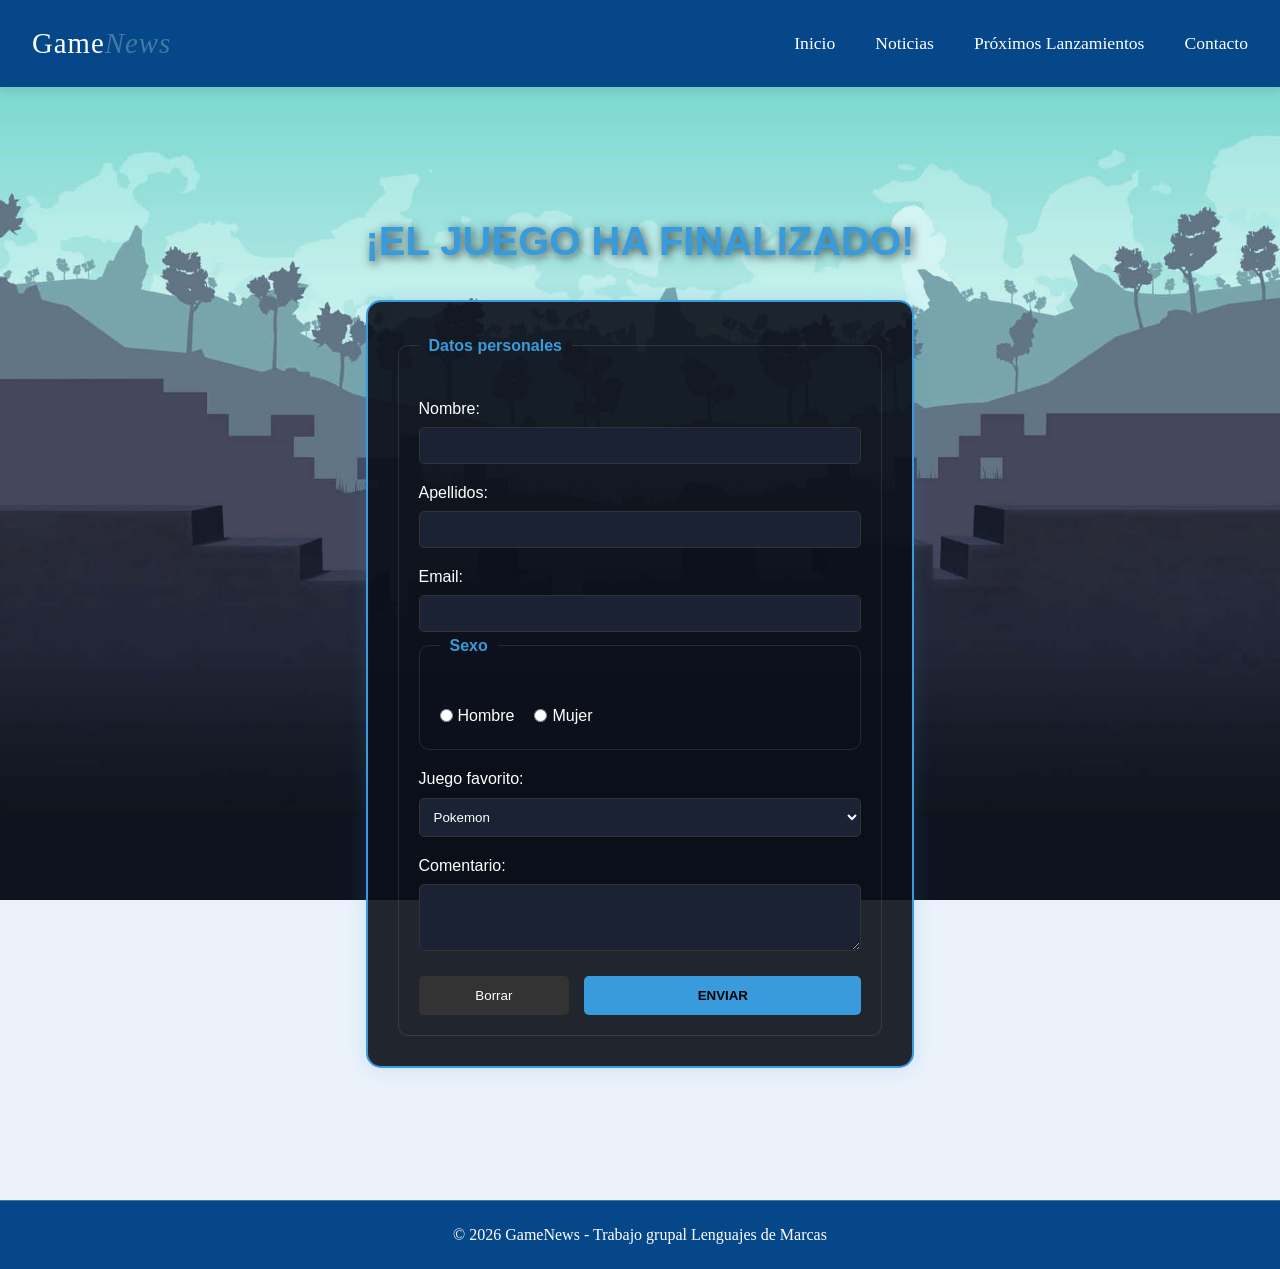
<file: html/formulario.html>
<!DOCTYPE html>
<html lang="es">
<head>
    <meta charset="UTF-8">
    <meta name="viewport" content="width=device-width, initial-scale=1.0">
    <title>Inicio - Contacto</title>
    <link rel="stylesheet" href="../css/formulario.css">
    <link rel="shortcut icon" href="../imagenes/favicon.jpg" type="image/x-icon">
</head>

<body>

<header>
    <div class="menu-principal">
        <div class="logo">
            <a href="index.html">Game<span>News</span></a>
        </div>

        <nav>
            <ul class="menu">
                <li><a class="menu-enlace" href="index.html">Inicio</a></li>
                <li><a class="menu-enlace" href="noticias.html">Noticias</a></li>
                <li><a class="menu-enlace" href="lanzamientos.html">Próximos Lanzamientos</a></li>
                <li><a class="menu-enlace" href="formulario.html">Contacto</a></li>
            </ul>
        </nav>
    </div>
</header>

<main class="main-wrapper">
    <div class="main-container">

        <h1>¡El juego ha finalizado!</h1>

        <main class="form-wrapper">
            <form action="mailto:tu-correo@ejemplo.com" method="post" enctype="text/plain">

                <fieldset class="datos-personales">
                    <legend>Datos personales</legend>

                    <label>Nombre:
                        <input type="text" name="nombre" required>
                    </label>

                    <label>Apellidos:
                        <input type="text" name="apellidos" required>
                    </label>

                    <label>Email:
                        <input type="email" name="correo" required>
                    </label>

                    <fieldset class="sexo">
                        <legend>Sexo</legend>

                        <div class="radio-group">
                            <label>
                                <input type="radio" name="genero" value="h"> Hombre
                            </label>

                            <label>
                                <input type="radio" name="genero" value="m"> Mujer
                            </label>
                        </div>

                    </fieldset>

                    <label>Juego favorito:
                        <select name="juego">
                            <option value="pokemon">Pokemon</option>
                            <option value="gta">GTA 6</option>
                            <option value="wow">World of Warcraft</option>
                        </select>
                    </label>

                    <label>Comentario:
                        <textarea name="comentario" rows="3"></textarea>
                    </label>

                    <div class="botones-container">
                        <input type="reset" value="Borrar" class="btn-borrar">
                        <input type="submit" value="Enviar" class="btn-enviar">
                    </div>

                </fieldset>

            </form>
        </main>

    </div>
</main>
<footer>
    <p>© 2026 GameNews - Trabajo grupal Lenguajes de Marcas</p>
</footer>

</body>
</html>
</file>
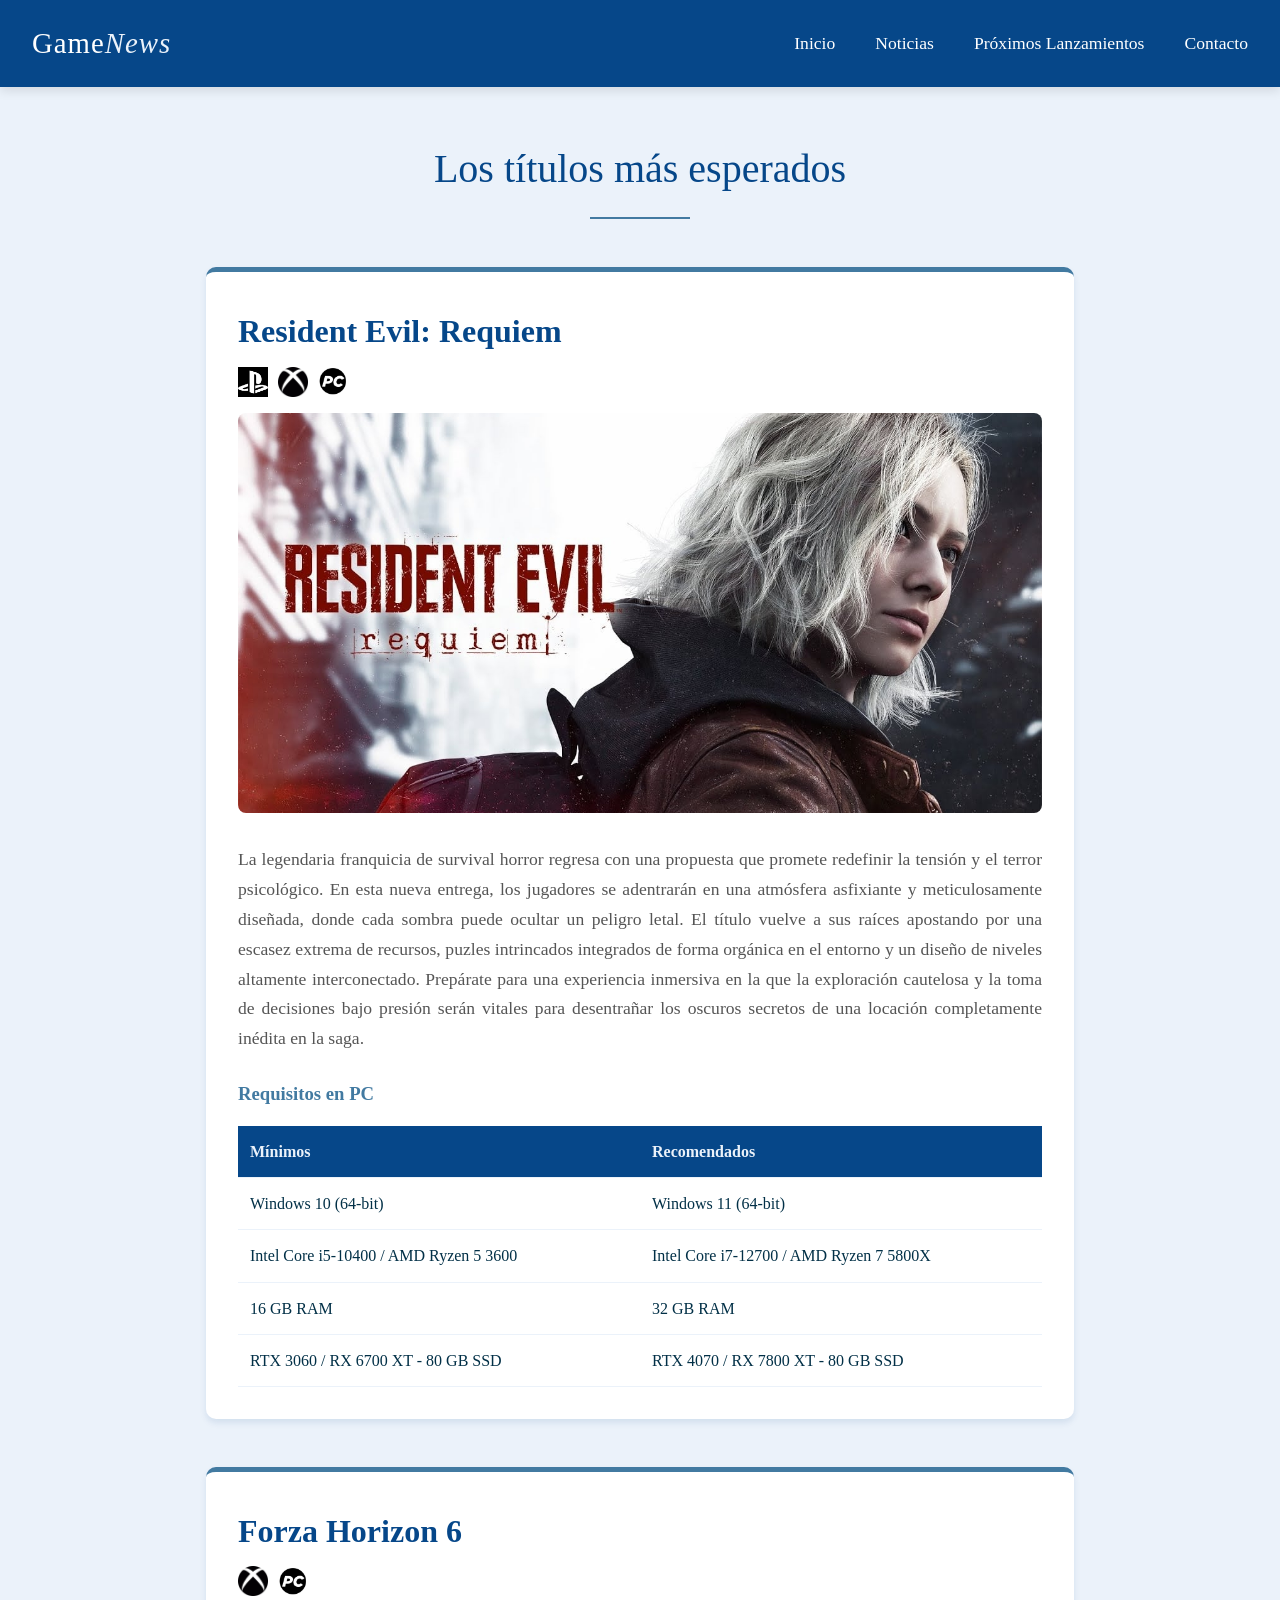
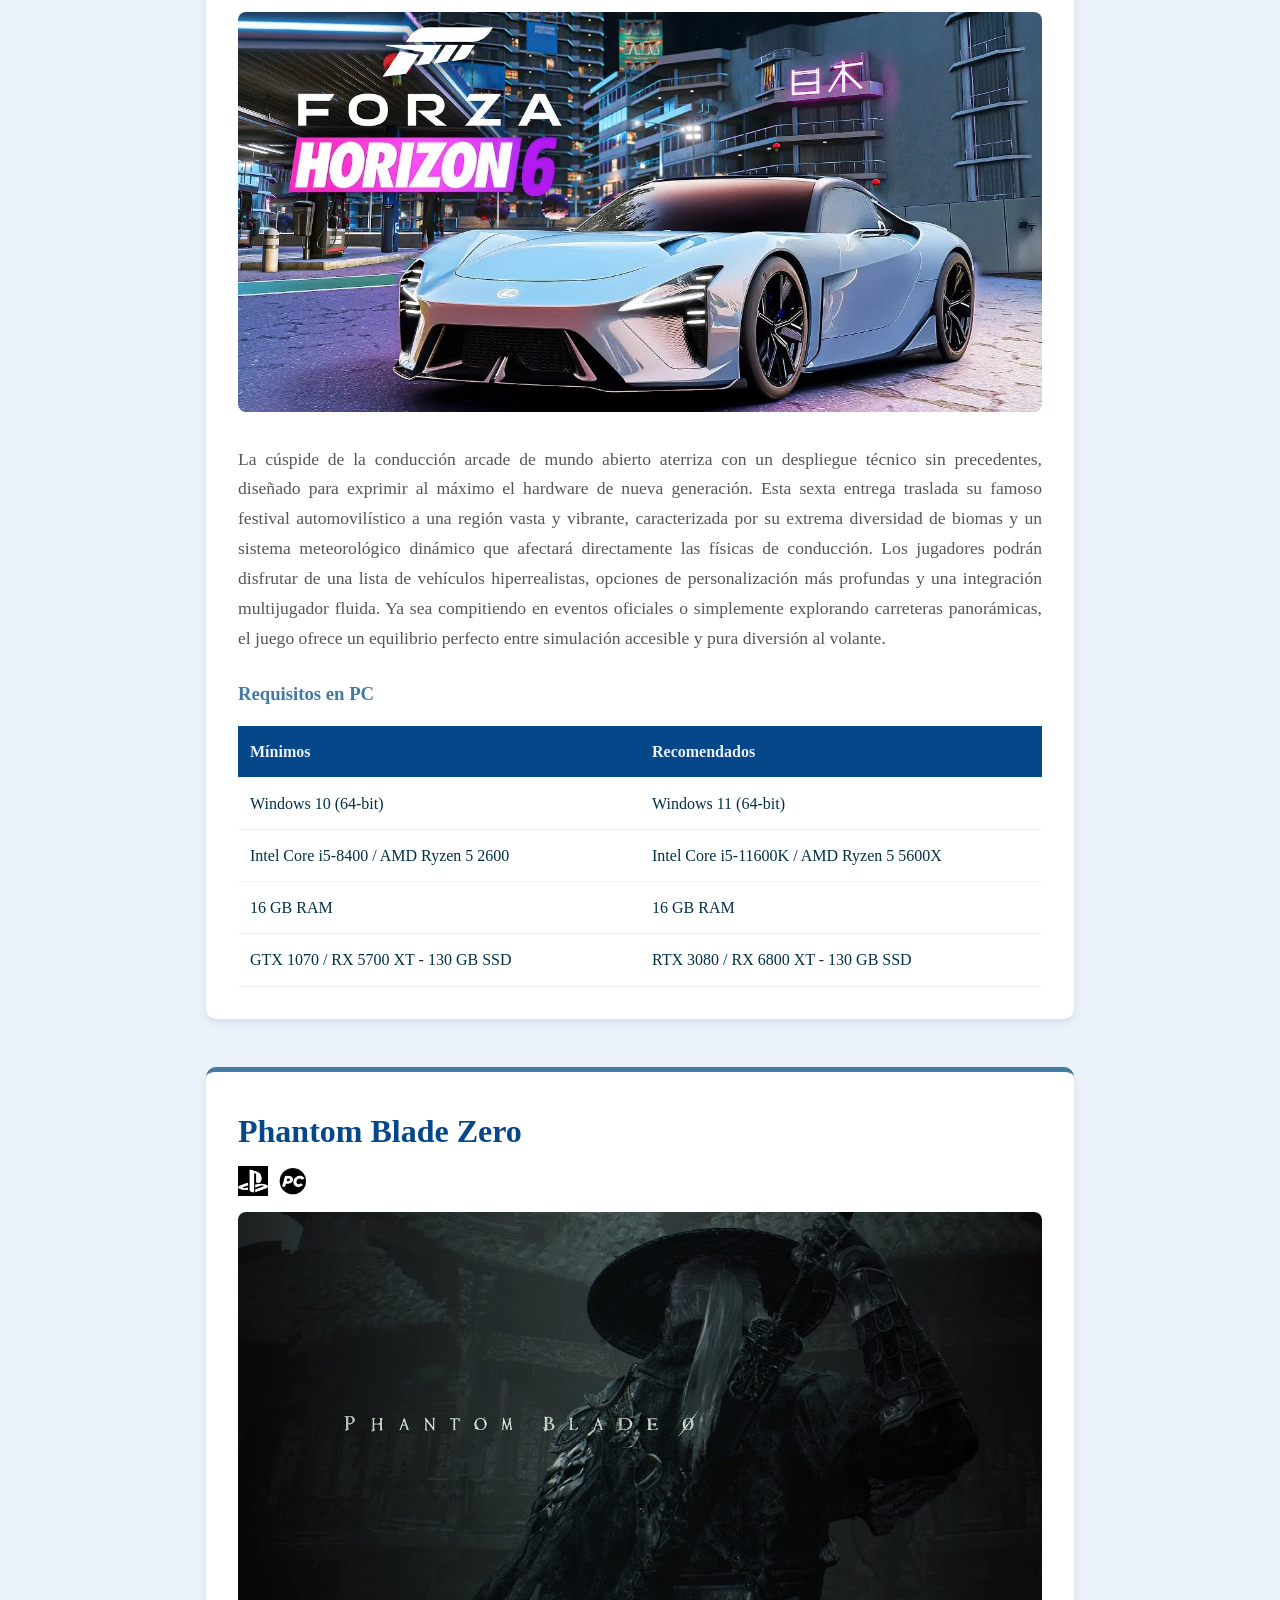
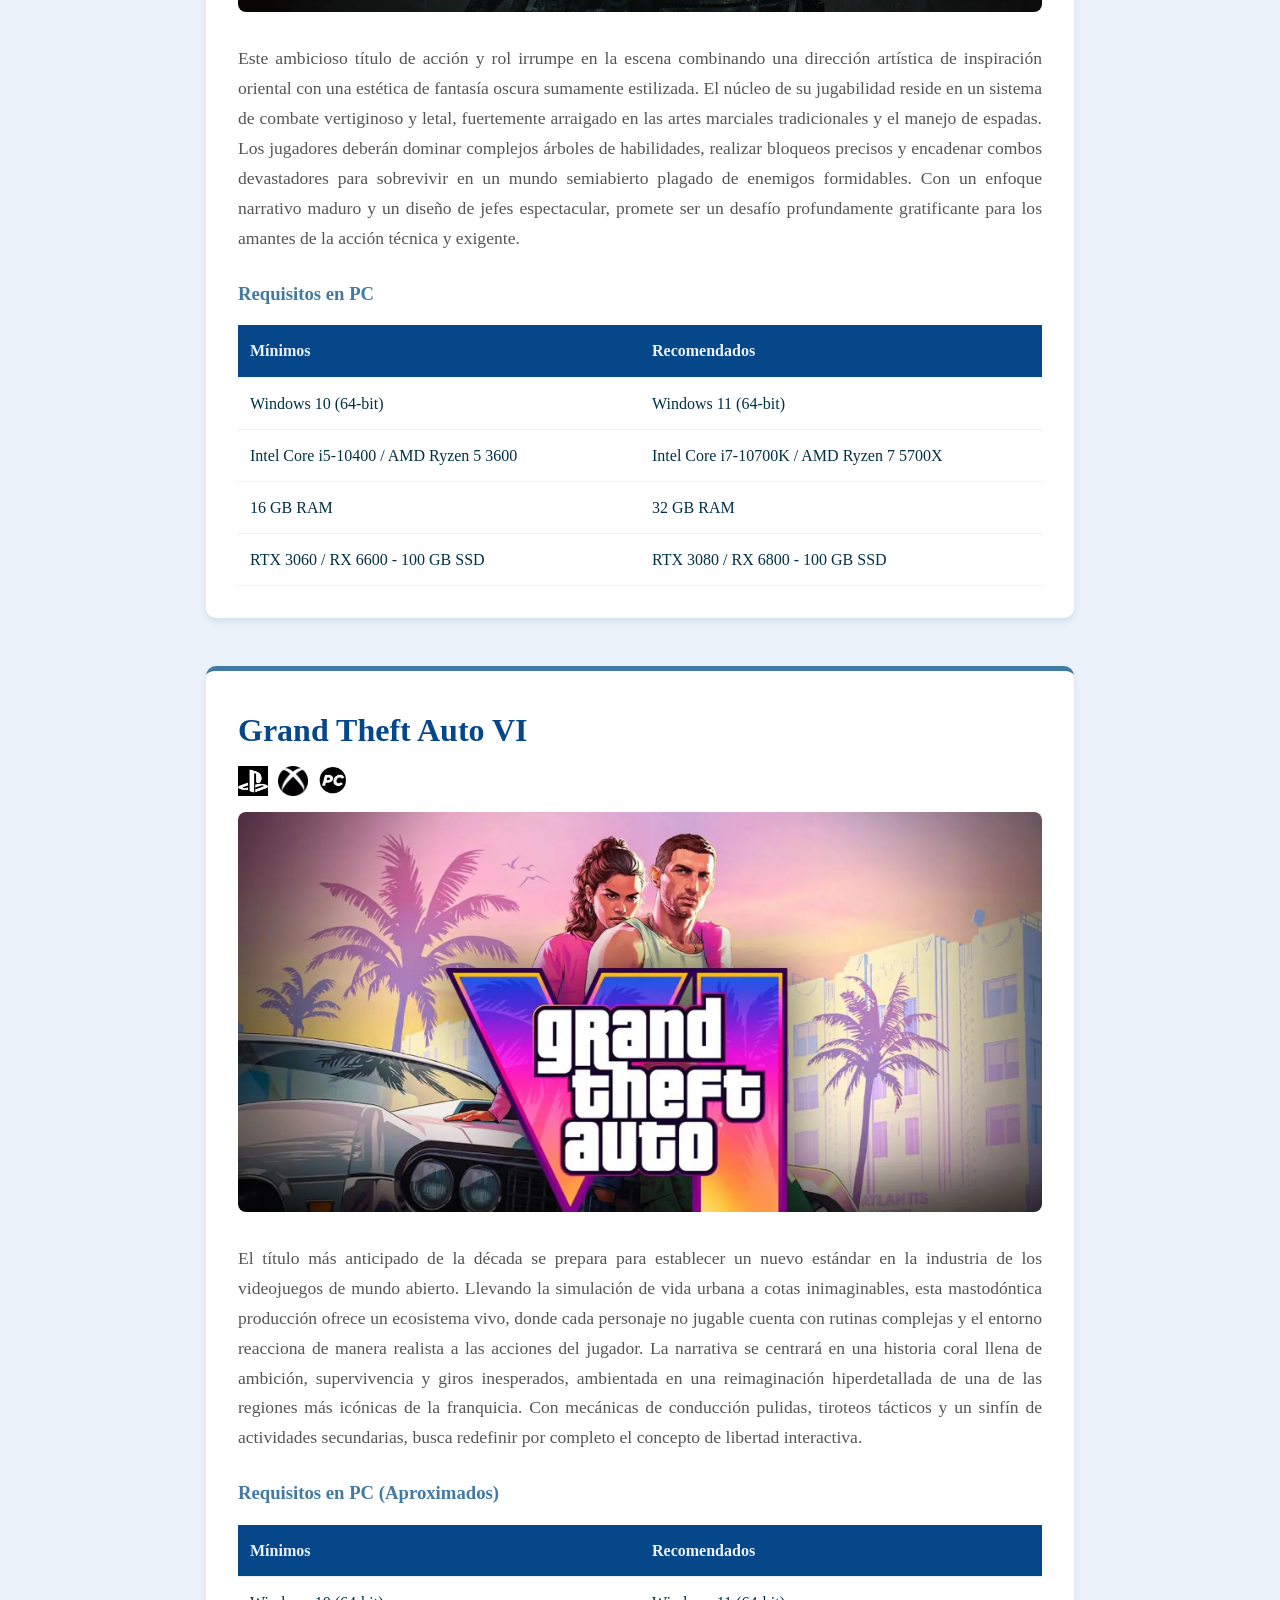
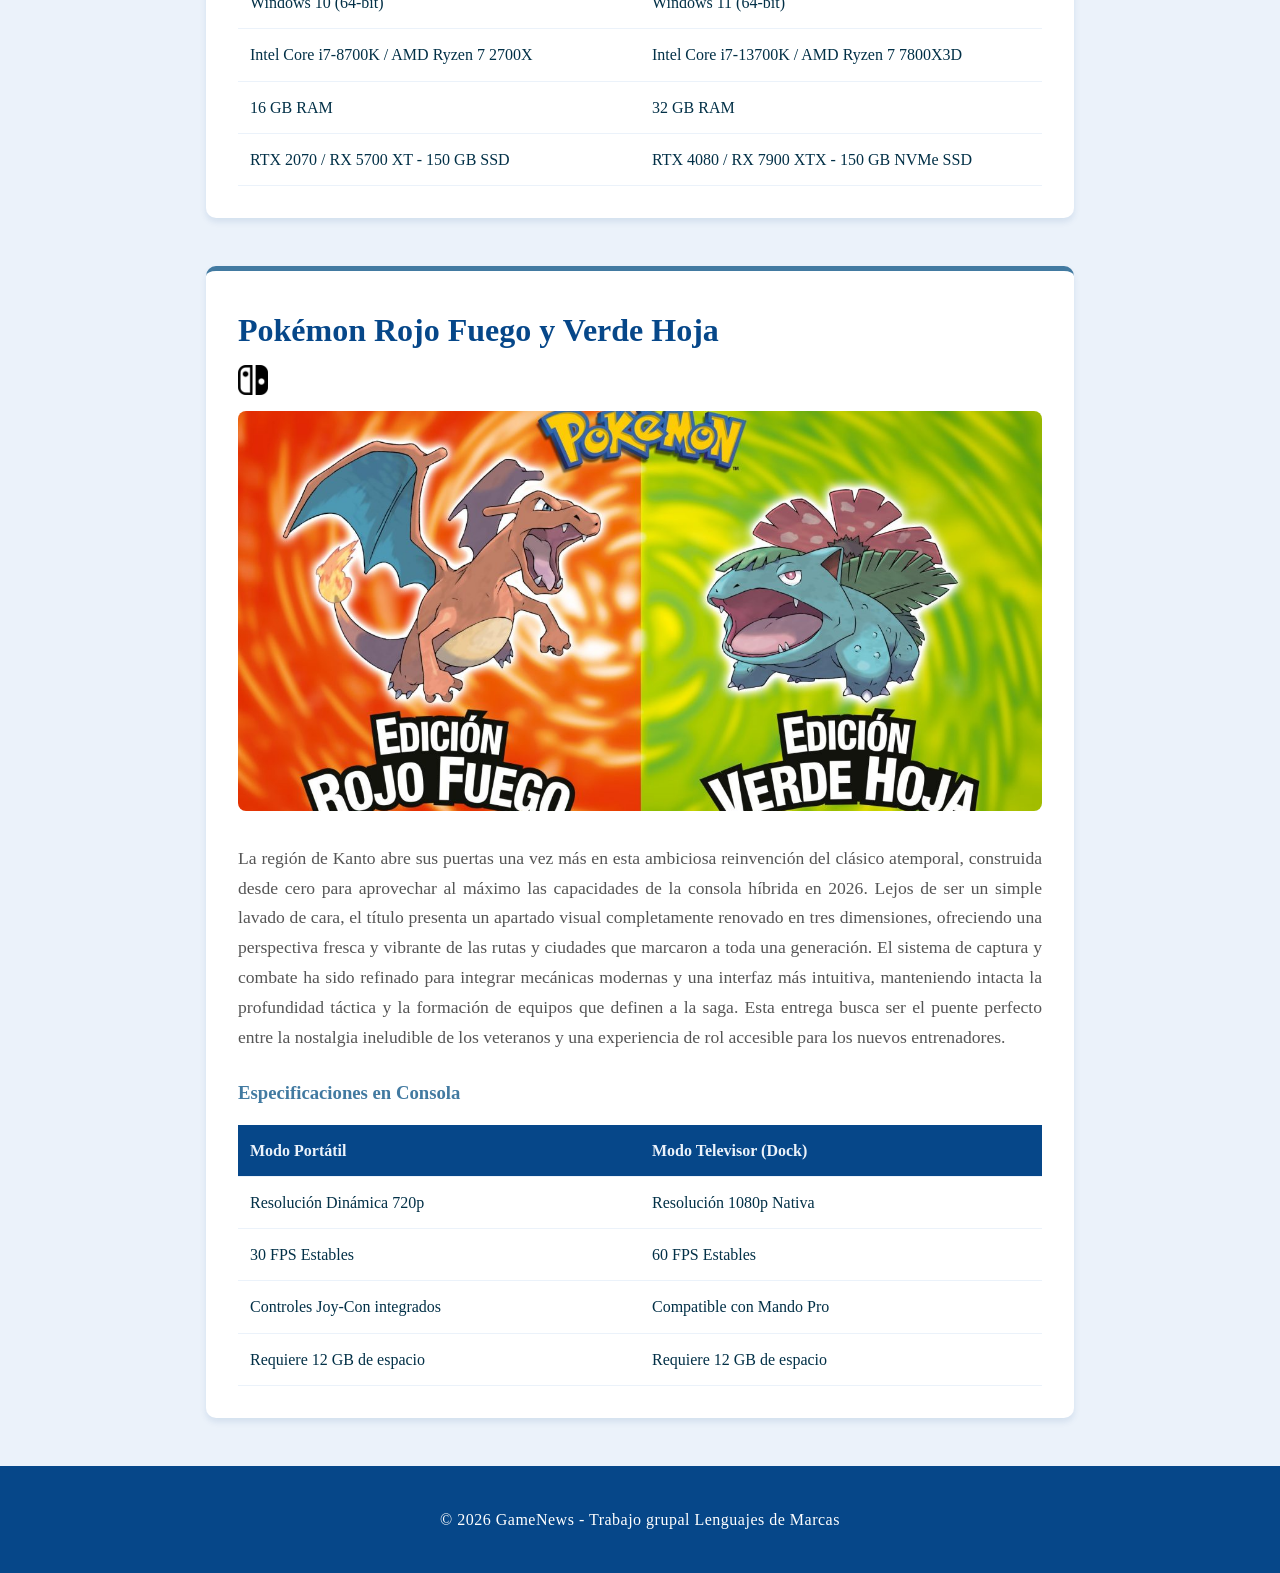
<file: html/lanzamientos.html>
<!DOCTYPE html>
<html lang="es">
<head>
    <meta charset="UTF-8">
    <meta name="viewport" content="width=device-width, initial-scale=1.0">
    <title>Inicio - Próximos Juegos</title>
    <link rel="stylesheet" href="../css/style_lanzamientos.css">
</head>
<body>

    <!-- HEADER CON MENÚ -->
    <header>
        <nav class="menu-principal">

            <div class="logo">
                <a href="index.html">Game<span>News</span></a>
            </div>

            <ul class="menu">
                <li><a href="index.html" class="menu-enlace">Inicio</a></li>
                <li><a href="noticias.html" class="menu-enlace">Noticias</a></li>
                <li><a href="lanzamientos.html" class="menu-enlace">Próximos Lanzamientos</a></li>
                <li><a href="formulario.html" class="menu-enlace">Contacto</a></li>
            </ul>
        </nav>
    </header>

    <main class="games-container">
        
        <h1>Los títulos más esperados</h1>

        <article class="game-card">
            <h2 class="game-title">Resident Evil: Requiem</h2>
            <div class="platforms">
                <img src="../imagenes/iconos/ps5.png" alt="PS5" class="icon-platform">
                <img src="../imagenes/iconos/xbox.png" alt="Xbox Series" class="icon-platform">
                <img src="../imagenes/iconos/pc.png" alt="PC" class="icon-platform">
            </div>
            <img src="../imagenes/resident-evil.jpg" alt="Resident Evil Requiem" class="img-game">
            
            <p class="game-description">
                La legendaria franquicia de survival horror regresa con una propuesta que promete redefinir la tensión y el terror psicológico. En esta nueva entrega, los jugadores se adentrarán en una atmósfera asfixiante y meticulosamente diseñada, donde cada sombra puede ocultar un peligro letal. El título vuelve a sus raíces apostando por una escasez extrema de recursos, puzles intrincados integrados de forma orgánica en el entorno y un diseño de niveles altamente interconectado. Prepárate para una experiencia inmersiva en la que la exploración cautelosa y la toma de decisiones bajo presión serán vitales para desentrañar los oscuros secretos de una locación completamente inédita en la saga.
            </p>

            <h3>Requisitos en PC</h3>
            <table class="req-table">
                <tr>
                    <th>Mínimos</th>
                    <th>Recomendados</th>
                </tr>
                <tr>
                    <td>Windows 10 (64-bit)</td>
                    <td>Windows 11 (64-bit)</td>
                </tr>
                <tr>
                    <td>Intel Core i5-10400 / AMD Ryzen 5 3600</td>
                    <td>Intel Core i7-12700 / AMD Ryzen 7 5800X</td>
                </tr>
                <tr>
                    <td>16 GB RAM</td>
                    <td>32 GB RAM</td>
                </tr>
                <tr>
                    <td>RTX 3060 / RX 6700 XT - 80 GB SSD</td>
                    <td>RTX 4070 / RX 7800 XT - 80 GB SSD</td>
                </tr>
            </table>
        </article>

        <article class="game-card">
            <h2 class="game-title">Forza Horizon 6</h2>
            <div class="platforms">
                <img src="../imagenes/iconos/xbox.png" alt="Xbox Series" class="icon-platform">
                <img src="../imagenes/iconos/pc.png" alt="PC" class="icon-platform">
            </div>
            <img src="../imagenes/forza-horizon.jpg" alt="Forza Horizon 6" class="img-game">
            
            <p class="game-description">
                La cúspide de la conducción arcade de mundo abierto aterriza con un despliegue técnico sin precedentes, diseñado para exprimir al máximo el hardware de nueva generación. Esta sexta entrega traslada su famoso festival automovilístico a una región vasta y vibrante, caracterizada por su extrema diversidad de biomas y un sistema meteorológico dinámico que afectará directamente las físicas de conducción. Los jugadores podrán disfrutar de una lista de vehículos hiperrealistas, opciones de personalización más profundas y una integración multijugador fluida. Ya sea compitiendo en eventos oficiales o simplemente explorando carreteras panorámicas, el juego ofrece un equilibrio perfecto entre simulación accesible y pura diversión al volante.
            </p>

            <h3>Requisitos en PC</h3>
            <table class="req-table">
                <tr>
                    <th>Mínimos</th>
                    <th>Recomendados</th>
                </tr>
                <tr>
                    <td>Windows 10 (64-bit)</td>
                    <td>Windows 11 (64-bit)</td>
                </tr>
                <tr>
                    <td>Intel Core i5-8400 / AMD Ryzen 5 2600</td>
                    <td>Intel Core i5-11600K / AMD Ryzen 5 5600X</td>
                </tr>
                <tr>
                    <td>16 GB RAM</td>
                    <td>16 GB RAM</td>
                </tr>
                <tr>
                    <td>GTX 1070 / RX 5700 XT - 130 GB SSD</td>
                    <td>RTX 3080 / RX 6800 XT - 130 GB SSD</td>
                </tr>
            </table>
        </article>

        <article class="game-card">
            <h2 class="game-title">Phantom Blade Zero</h2>
            <div class="platforms">
                <img src="../imagenes/iconos/ps5.png" alt="PS5" class="icon-platform">
                <img src="../imagenes/iconos/pc.png" alt="PC" class="icon-platform">
            </div>
            <img src="../imagenes/phantom-blade.jpg" alt="Phantom Blade Zero" class="img-game">
            
            <p class="game-description">
                Este ambicioso título de acción y rol irrumpe en la escena combinando una dirección artística de inspiración oriental con una estética de fantasía oscura sumamente estilizada. El núcleo de su jugabilidad reside en un sistema de combate vertiginoso y letal, fuertemente arraigado en las artes marciales tradicionales y el manejo de espadas. Los jugadores deberán dominar complejos árboles de habilidades, realizar bloqueos precisos y encadenar combos devastadores para sobrevivir en un mundo semiabierto plagado de enemigos formidables. Con un enfoque narrativo maduro y un diseño de jefes espectacular, promete ser un desafío profundamente gratificante para los amantes de la acción técnica y exigente.
            </p>

            <h3>Requisitos en PC</h3>
            <table class="req-table">
                <tr>
                    <th>Mínimos</th>
                    <th>Recomendados</th>
                </tr>
                <tr>
                    <td>Windows 10 (64-bit)</td>
                    <td>Windows 11 (64-bit)</td>
                </tr>
                <tr>
                    <td>Intel Core i5-10400 / AMD Ryzen 5 3600</td>
                    <td>Intel Core i7-10700K / AMD Ryzen 7 5700X</td>
                </tr>
                <tr>
                    <td>16 GB RAM</td>
                    <td>32 GB RAM</td>
                </tr>
                <tr>
                    <td>RTX 3060 / RX 6600 - 100 GB SSD</td>
                    <td>RTX 3080 / RX 6800 - 100 GB SSD</td>
                </tr>
            </table>
        </article>

        <article class="game-card">
            <h2 class="game-title">Grand Theft Auto VI</h2>
            <div class="platforms">
                <img src="../imagenes/iconos/ps5.png" alt="PS5" class="icon-platform">
                <img src="../imagenes/iconos/xbox.png" alt="Xbox Series" class="icon-platform">
                <img src="../imagenes/iconos/pc.png" alt="PC" class="icon-platform">
            </div>
            <img src="../imagenes/gta6.jpg" alt="Grand Theft Auto 6" class="img-game">
            
            <p class="game-description">
                El título más anticipado de la década se prepara para establecer un nuevo estándar en la industria de los videojuegos de mundo abierto. Llevando la simulación de vida urbana a cotas inimaginables, esta mastodóntica producción ofrece un ecosistema vivo, donde cada personaje no jugable cuenta con rutinas complejas y el entorno reacciona de manera realista a las acciones del jugador. La narrativa se centrará en una historia coral llena de ambición, supervivencia y giros inesperados, ambientada en una reimaginación hiperdetallada de una de las regiones más icónicas de la franquicia. Con mecánicas de conducción pulidas, tiroteos tácticos y un sinfín de actividades secundarias, busca redefinir por completo el concepto de libertad interactiva.
            </p>

            <h3>Requisitos en PC (Aproximados)</h3>
            <table class="req-table">
                <tr>
                    <th>Mínimos</th>
                    <th>Recomendados</th>
                </tr>
                <tr>
                    <td>Windows 10 (64-bit)</td>
                    <td>Windows 11 (64-bit)</td>
                </tr>
                <tr>
                    <td>Intel Core i7-8700K / AMD Ryzen 7 2700X</td>
                    <td>Intel Core i7-13700K / AMD Ryzen 7 7800X3D</td>
                </tr>
                <tr>
                    <td>16 GB RAM</td>
                    <td>32 GB RAM</td>
                </tr>
                <tr>
                    <td>RTX 2070 / RX 5700 XT - 150 GB SSD</td>
                    <td>RTX 4080 / RX 7900 XTX - 150 GB NVMe SSD</td>
                </tr>
            </table>
        </article>

        <article class="game-card">
            <h2 class="game-title">Pokémon Rojo Fuego y Verde Hoja</h2>
            <div class="platforms">
                <img src="../imagenes/iconos/switch.png" alt="Nintendo Switch" class="icon-platform">
            </div>
            <img src="../imagenes/pokemon.jpg" alt="Pokemon Rojo Fuego y Verde Hoja" class="img-game">
            
            <p class="game-description">
                La región de Kanto abre sus puertas una vez más en esta ambiciosa reinvención del clásico atemporal, construida desde cero para aprovechar al máximo las capacidades de la consola híbrida en 2026. Lejos de ser un simple lavado de cara, el título presenta un apartado visual completamente renovado en tres dimensiones, ofreciendo una perspectiva fresca y vibrante de las rutas y ciudades que marcaron a toda una generación. El sistema de captura y combate ha sido refinado para integrar mecánicas modernas y una interfaz más intuitiva, manteniendo intacta la profundidad táctica y la formación de equipos que definen a la saga. Esta entrega busca ser el puente perfecto entre la nostalgia ineludible de los veteranos y una experiencia de rol accesible para los nuevos entrenadores.
            </p>

            <h3>Especificaciones en Consola</h3>
            <table class="req-table">
                <tr>
                    <th>Modo Portátil</th>
                    <th>Modo Televisor (Dock)</th>
                </tr>
                <tr>
                    <td>Resolución Dinámica 720p</td>
                    <td>Resolución 1080p Nativa</td>
                </tr>
                <tr>
                    <td>30 FPS Estables</td>
                    <td>60 FPS Estables</td>
                </tr>
                <tr>
                    <td>Controles Joy-Con integrados</td>
                    <td>Compatible con Mando Pro</td>
                </tr>
                <tr>
                    <td>Requiere 12 GB de espacio</td>
                    <td>Requiere 12 GB de espacio</td>
                </tr>
            </table>
        </article>
    </main>

    <!-- FOOTER -->
    <footer>
        <p>© 2026 GameNews - Trabajo grupal Lenguajes de Marcas</p>
    </footer>
</body>
</html>
</file>
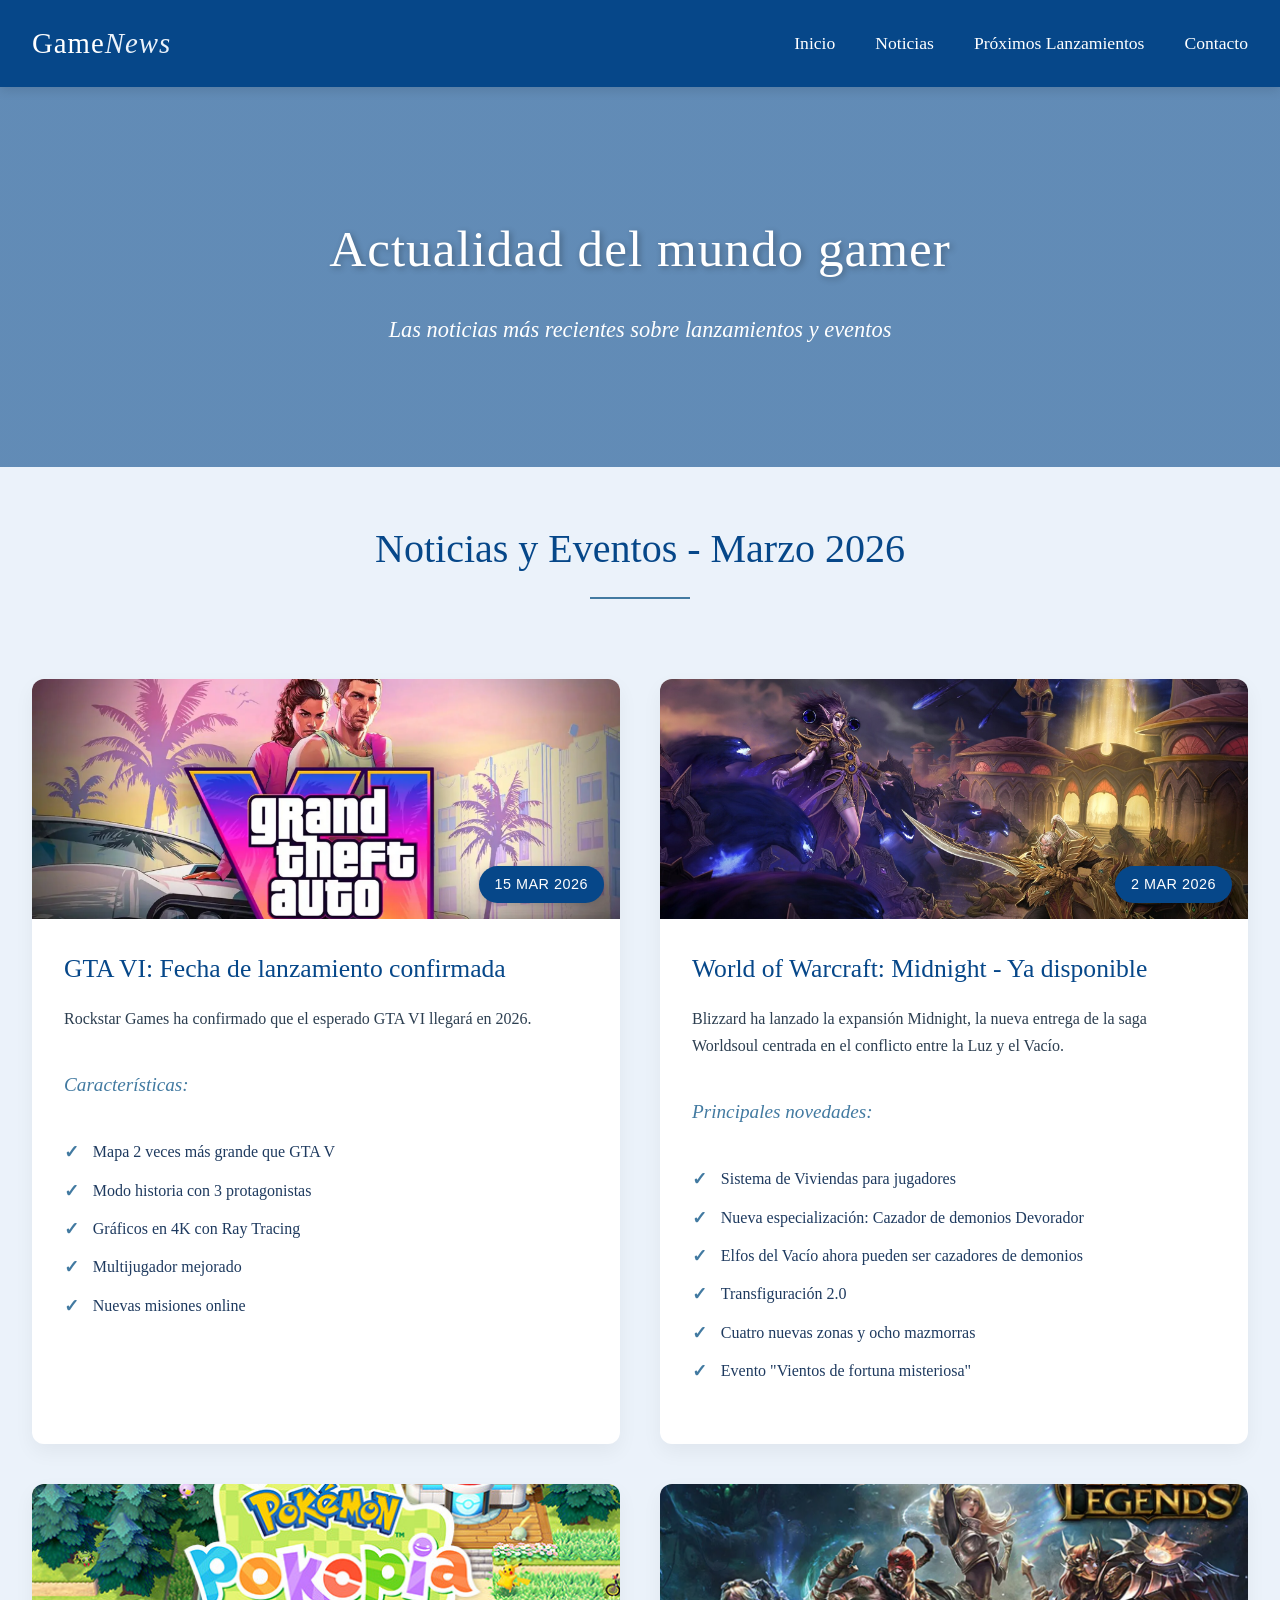
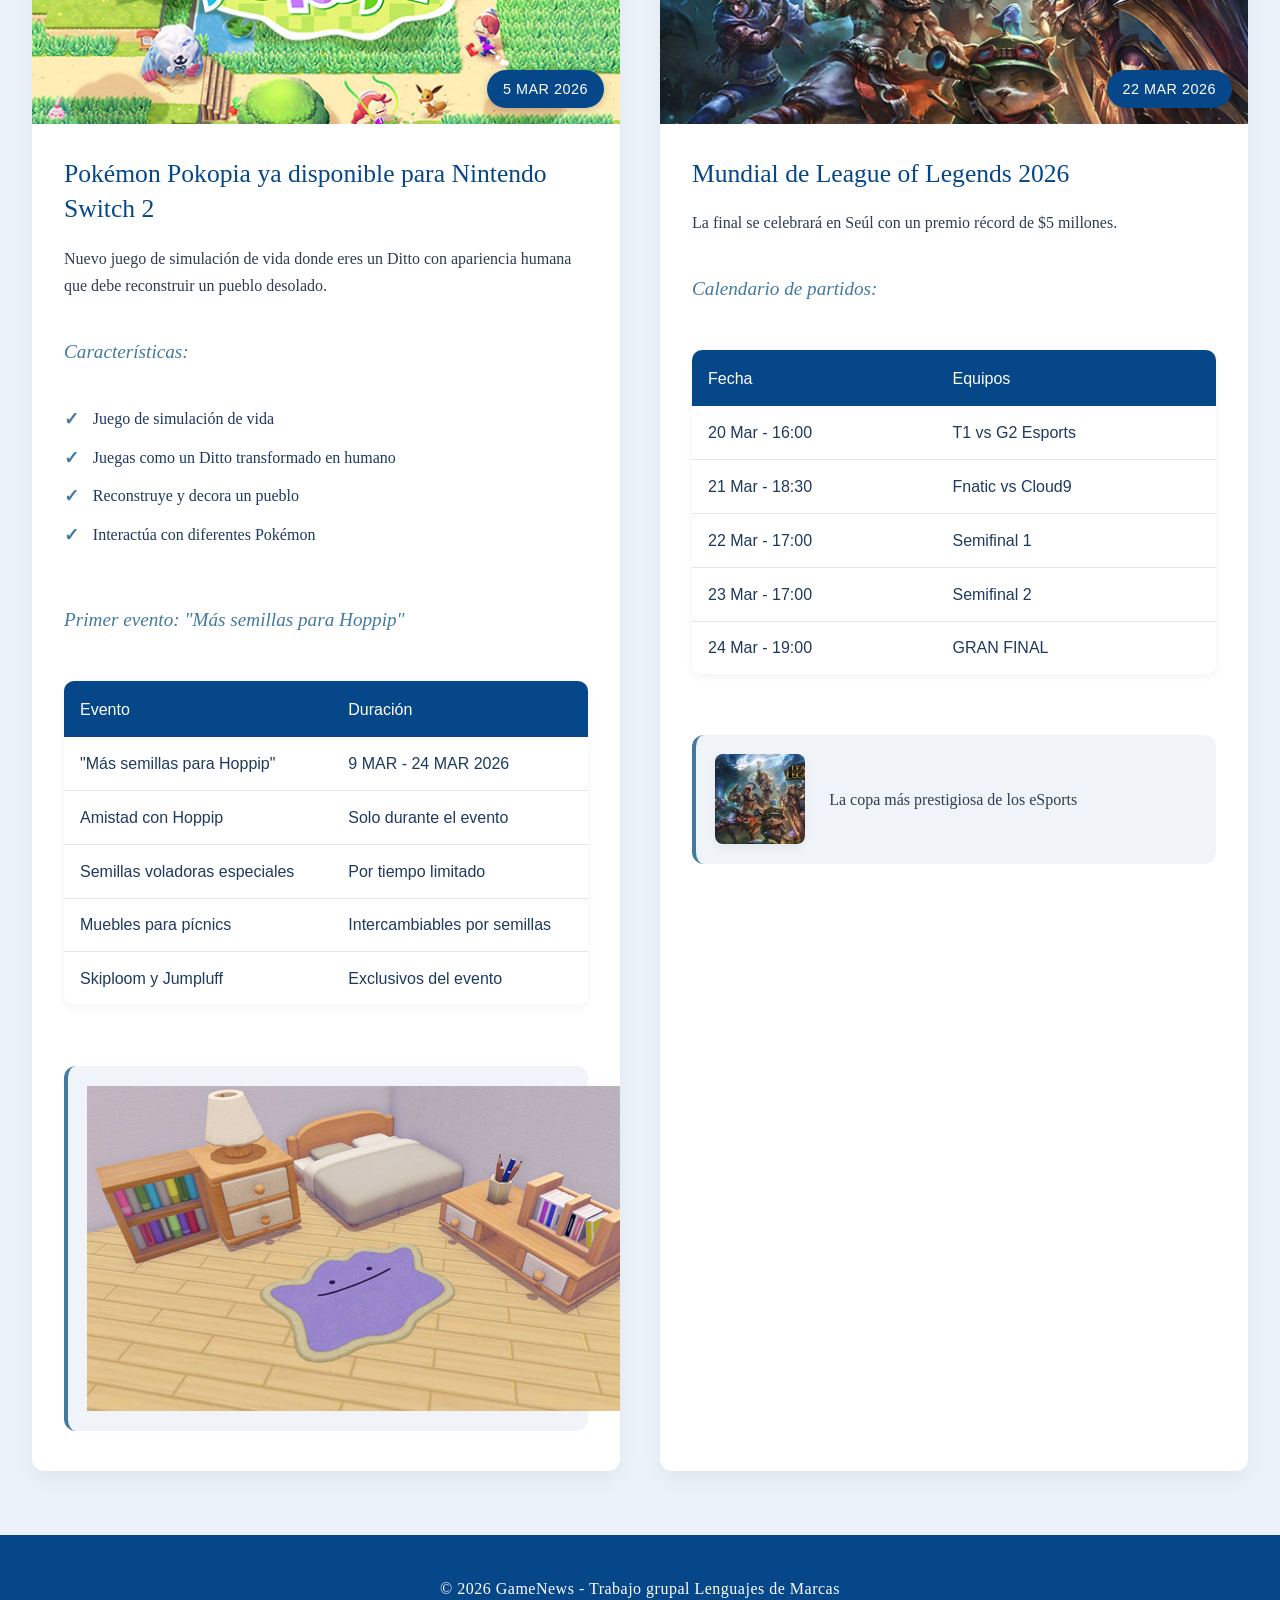
<file: html/noticias.html>
<!DOCTYPE html>
<html lang="es">
<head>
    <meta charset="UTF-8">
    <title>Noticias - GameNews</title>
    <link rel="stylesheet" href="../css/noticias.css">
</head>
<body>
    <!-- HEADER CON MENÚ -->
    <header>
        <nav class="menu-principal">

            <div class="logo">
                <a href="index.html">Game<span>News</span></a>
            </div>

            <ul class="menu">
                <li><a href="index.html" class="menu-enlace">Inicio</a></li>
                <li><a href="noticias.html" class="menu-enlace">Noticias</a></li>
                <li><a href="lanzamientos.html" class="menu-enlace">Próximos Lanzamientos</a></li>
                <li><a href="formulario.html" class="menu-enlace">Contacto</a></li>
            </ul>
        </nav>
    </header>

       <!-- EFECTO PARALLAX -->
    <div class="parallax">
        <div class="parallax-contenido">
            <h2>Actualidad del mundo gamer</h2>
            <p>Las noticias más recientes sobre lanzamientos y eventos</p>
        </div>
    </div>

    <!-- CONTENIDO PRINCIPAL -->
    <main>
        <h1>Noticias y Eventos - Marzo 2026</h1>
        
        <!-- SECCIÓN DE NOTICIAS -->
        <section class="noticias-grid">
            <!-- ARTÍCULO 1: GTA VI -->
            <article class="noticia-card">
                <div class="noticia-imagen">
                   <img src="../imagenes/gta6.jpg" alt="GTA VI">
                    <div class="noticia-fecha">15 MAR 2026</div>
                </div>
                <div class="noticia-contenido">
                    <h2>GTA VI: Fecha de lanzamiento confirmada</h2>
                    <p>Rockstar Games ha confirmado que el esperado GTA VI llegará en 2026.</p>
                    
                    <h3>Características:</h3>
                    <ul class="lista-caracteristicas">
                        <li>Mapa 2 veces más grande que GTA V</li>
                        <li>Modo historia con 3 protagonistas</li>
                        <li>Gráficos en 4K con Ray Tracing</li>
                        <li>Multijugador mejorado</li>
                        <li>Nuevas misiones online</li>
                    </ul>
                </div>
            </article>
            
            <!-- ARTÍCULO 2: WORLD OF WARCRAFT MIDNIGHT -->
            <article class="noticia-card">
                <div class="noticia-imagen">
                 <img src="../imagenes/wow.jpg" alt="World of Warcraft Midnight">
                    <div class="noticia-fecha">2 MAR 2026</div>
                </div>
                <div class="noticia-contenido">
                    <h2>World of Warcraft: Midnight - Ya disponible</h2>
                    <p>Blizzard ha lanzado la expansión Midnight, la nueva entrega de la saga Worldsoul centrada en el conflicto entre la Luz y el Vacío.</p>
                    
                    <h3>Principales novedades:</h3>
                    <ul class="lista-caracteristicas">
                        <li>Sistema de Viviendas para jugadores</li>
                        <li>Nueva especialización: Cazador de demonios Devorador</li>
                        <li>Elfos del Vacío ahora pueden ser cazadores de demonios</li>
                        <li>Transfiguración 2.0</li>
                        <li>Cuatro nuevas zonas y ocho mazmorras</li>
                        <li>Evento "Vientos de fortuna misteriosa"</li>
                    </ul>
                </div>
            </article>
            
            <!-- ARTÍCULO 3: POKÉMON POKOPIA -->
            <article class="noticia-card">
                <div class="noticia-imagen">
                  <img src="../imagenes/pokemon-pokopia.jpg" alt="Pokémon Pokopia">
                    <div class="noticia-fecha">5 MAR 2026</div>
                </div>
                <div class="noticia-contenido">
                    <h2>Pokémon Pokopia ya disponible para Nintendo Switch 2</h2>
                    <p>Nuevo juego de simulación de vida donde eres un Ditto con apariencia humana que debe reconstruir un pueblo desolado.</p>
                    
                    <h3>Características:</h3>
                    <ul class="lista-caracteristicas">
                        <li>Juego de simulación de vida</li>
                        <li>Juegas como un Ditto transformado en humano</li>
                        <li>Reconstruye y decora un pueblo</li>
                        <li>Interactúa con diferentes Pokémon</li>
                    </ul>
                    
                    <h3>Primer evento: "Más semillas para Hoppip"</h3>
                    <table class="tabla-horarios">
                        <tr>
                            <th>Evento</th>
                            <th>Duración</th>
                        </tr>
                        <tr>
                            <td>"Más semillas para Hoppip"</td>
                            <td>9 MAR - 24 MAR 2026</td>
                        </tr>
                        <tr>
                            <td>Amistad con Hoppip</td>
                            <td>Solo durante el evento</td>
                        </tr>
                        <tr>
                            <td>Semillas voladoras especiales</td>
                            <td>Por tiempo limitado</td>
                        </tr>
                        <tr>
                            <td>Muebles para pícnics</td>
                            <td>Intercambiables por semillas</td>
                        </tr>
                        <tr>
                            <td>Skiploom y Jumpluff</td>
                            <td>Exclusivos del evento</td>
                        </tr>
                    </table>
                    
                    <!-- REGALO MISTERIOSO -->
                    <div class="trofeo-container">
                       <img src="../imagenes/alfombra.jpg" alt="Alfombra Ditto">
                        <div>
                            <p><strong>Alfombra Ditto</strong> por compra temprana</p>
                            <p><small>Disponible hasta 31 enero 2027. Se desbloquea tras 30 minutos de juego.</small></p>
                        </div>
                    </div>
                </div>
            </article>
            
            <!-- ARTÍCULO 4: LEAGUE OF LEGENDS -->
            <article class="noticia-card">
                <div class="noticia-imagen">
                    <img src="../imagenes/lol1.jpg" alt="League of Legends">
                    <div class="noticia-fecha">22 MAR 2026</div>
                </div>
                <div class="noticia-contenido">
                    <h2>Mundial de League of Legends 2026</h2>
                    <p>La final se celebrará en Seúl con un premio récord de $5 millones.</p>
                    
                    <h3>Calendario de partidos:</h3>
                    <table class="tabla-horarios">
                        <tr>
                            <th>Fecha</th>
                            <th>Equipos</th>
                        </tr>
                        <tr>
                            <td>20 Mar - 16:00</td>
                            <td>T1 vs G2 Esports</td>
                        </tr>
                        <tr>
                            <td>21 Mar - 18:30</td>
                            <td>Fnatic vs Cloud9</td>
                        </tr>
                        <tr>
                            <td>22 Mar - 17:00</td>
                            <td>Semifinal 1</td>
                        </tr>
                        <tr>
                            <td>23 Mar - 17:00</td>
                            <td>Semifinal 2</td>
                        </tr>
                        <tr>
                            <td>24 Mar - 19:00</td>
                            <td>GRAN FINAL</td>
                        </tr>
                    </table>
                    
                    <div class="trofeo-container">
                        <img src="../imagenes/lol1.jpg" alt="Trofeo LoL" class="trofeo-img">
                        <p>La copa más prestigiosa de los eSports</p>
                    </div>
                </div>
            </article>
        </section>
    </main>

    <!-- FOOTER -->
    <footer>
        <p>© 2026 GameNews - Trabajo grupal Lenguajes de Marcas</p>
    </footer>
</body>
</html>
</file>
<file: css/formulario.css>
:root {
    --azul-oscuro: #064789;
    --azul-medio: #427aa1;
    --fondo-claro: #ebf2fa;
    --texto-oscuro: #023047;
    --blanco: #ffffff;
    --celeste-gamer: #3a9bdc;
    --gris-oscuro: #0a0f19;
}

/* HEADER Y NAVEGACIÓN */

/* ========== RESET ========== */
* {
    margin: 0;
    padding: 0;
    box-sizing: border-box;
}

/* ========== BODY ========== */
body{
    background-color: var(--fondo-claro);
    font-family: 'Georgia','Times New Roman',serif;
    line-height: 1.7;
    color: var(--texto-oscuro);
}

/* ========== HEADER / NAV ========== */
header{
    background-color:var(--azul-oscuro);
    position:sticky;
    top:0;
    z-index:1000;
    box-shadow:0 4px 10px rgba(0,0,0,0.1);
}

.menu-principal{
    max-width:1300px;
    margin:0 auto;
    padding:1.2rem 2rem;
    display:flex;
    justify-content:space-between;
    align-items:center;
}

.logo a{
    color:var(--blanco);
    text-decoration:none;
    font-size:1.8rem;
    font-weight: normal;
    letter-spacing:1px;
}

.logo span {
    color: var(--azul-medio);
    font-style:italic;
}

.menu{
    display:flex;
    list-style:none;
    gap:2.5rem;
}

.menu-enlace{
    color:var(--blanco);
    text-decoration:none;
    padding:0.5rem 0;
    font-size:1.1rem;
    border-bottom:2px solid transparent;
    transition:all 0.3s ease;
}

.menu-enlace:hover {
    border-bottom-color: var(--azul-medio);
    color: var(--azul-medio);
    transform: translateY(-2px);
}

/* SECCIÓN DEL FORMULARIO */

main {
    margin: 0;
    display: flex;
    flex-direction: column;
    min-height: 100vh;
    background-image: url('../imagenes/fondo.jpg');
    background-size: cover;
    background-position: center;
    background-attachment: fixed;
    color: white;
    font-family: 'Segoe UI', Tahoma, Geneva, Verdana, sans-serif;
}

.main-wrapper {
    flex: 1;
    display: flex;
    flex-direction: column;
    align-items: center;
    justify-content: flex-start;
    width: 100%;
    padding-top: 120px;
}

h1 {
    color: var(--celeste-gamer);
    text-align: center;
    font-size: 2.5rem;
    text-transform: uppercase;
    text-shadow: 2px 2px 10px rgba(0,0,0,0.7);
    margin-bottom: 25px;
}

/* FORMULARIO */

.form-container {
    width: 100%;
    max-width: 350px;
    display: flex;
    justify-content: center;
}

form {
    background-color: rgba(10, 15, 25, 0.9);
    padding: 30px;
    border-radius: 15px;
    border: 2px solid var(--celeste-gamer);
    width: 100%;
    box-shadow: 0 0 20px rgba(58, 155, 220, 0.2);
}

fieldset {
    border: 1px solid rgba(255, 255, 255, 0.1);
    padding: 20px;
    border-radius: 10px;
}

legend {
    color: var(--celeste-gamer);
    font-weight: bold;
    padding: 0 10px;
}

label {
    display: flex;
    flex-direction: column;
    margin-top: 15px;
    text-align: left;
}

input[type="text"],
input[type="email"],
select,
textarea {
    background: #1a2233;
    color: white;
    border: 1px solid #333;
    padding: 10px;
    margin-top: 5px;
    border-radius: 5px;
}

.radio-group {
    display: flex;
    gap: 20px;
    margin-top: 8px;
}

.radio-group label {
    flex-direction: row;
    align-items: center;
    gap: 5px;
}

.botones-container {
    display: flex;
    gap: 15px;
    margin-top: 25px;
}

.btn-enviar {
    background: var(--celeste-gamer);
    color: black;
    border: none;
    padding: 12px;
    font-weight: bold;
    cursor: pointer;
    border-radius: 5px;
    flex: 2;
    text-transform: uppercase;
}

.btn-borrar {
    background: #333;
    color: white;
    border: none;
    padding: 12px;
    cursor: pointer;
    border-radius: 5px;
    flex: 1;
}

.btn-enviar:hover {
    background: white;
    transition: 0.3s;
}

/* FOOTER */

footer {
    background: var(--azul-oscuro);
    color: var(--blanco);
    text-align: center;
    padding: 20px;
    border-top: 1px solid var(--azul-medio);
}
</file>
<file: css/style_lanzamientos.css>
:root {
    --azul-oscuro: #064789;
    --azul-medio: #427aa1;
    --fondo-claro: #ebf2fa;
    --texto-oscuro: #023047;
    --blanco: #ffffff;
    --gris-suave: #f0f4f8;
    --sombra: rgba(0, 0, 0, 0.05);
}

* {
    margin: 0;
    padding: 0;
    box-sizing: border-box;
}

body {
    background-color: var(--fondo-claro);
    font-family: 'Georgia', 'Times New Roman', serif;
    line-height: 1.7;
    color: var(--texto-oscuro);
}

header {
    background-color: var(--azul-oscuro);
    position: sticky;
    top: 0;
    z-index: 1000;
    box-shadow: 0 4px 10px rgba(0, 0, 0, 0.1);
}

.menu-principal {
    max-width: 1300px;
    margin: 0 auto;
    padding: 1.2rem 2rem;
    display: flex;
    justify-content: space-between;
    align-items: center;
}

.logo a {
    color: var(--blanco);
    text-decoration: none;
    font-size: 1.8rem;
    font-weight: normal;
    letter-spacing: 1px;
}

.logo span {
    color: var(--fondo-claro);
    font-style: italic;
}

.menu {
    display: flex;
    list-style: none;
    gap: 2.5rem;
}

.menu-enlace {
    color: var(--blanco);
    text-decoration: none;
    padding: 0.5rem 0; 
    font-size: 1.1rem;
    border-bottom: 2px solid transparent;
    transition: all 0.3s ease;
}

.menu-enlace:hover {
    border-bottom-color: var(--blanco);
    transform: translateY(-2px);
}

/* Animación para el menú al hacer hover  */
.menu-enlace {
    transition: all 0.3s ease;
}

h1 {
    color: var(--azul-oscuro);
    font-size: 2.5rem;
    margin: 3rem 0;
    text-align: center;
    font-weight: normal;
    padding-bottom: 1rem;
    position: relative;
    display: inline-block;
    width: 100%;
}

h1::after {
    content: '';
    position: absolute;
    bottom: 0;
    left: 50%;
    transform: translateX(-50%);
    width: 100px;
    height: 2px;
    background-color: var(--azul-medio);
    animation: expandWidth 1.5s ease infinite alternate;
}

/* ========== FOOTER ========== */
footer {
    background-color: var(--azul-oscuro);
    color: var(--blanco);
    text-align: center;
    padding: 2.5rem;
    margin-top: 3rem;
    font-size: 1rem;
    letter-spacing: 0.5px;
}

@keyframes expandWidth {
    from { width: 100px; opacity: 0.5; }
    to { width: 200px; opacity: 1; }
}


.games-container {
    max-width: 900px;
    margin: 0 auto;
    padding: 0 1rem;
}

.game-card {
    background-color: var(--blanco);
    border-radius: 10px;
    padding: 2rem;
    margin-bottom: 3rem;
    box-shadow: 0 4px 6px rgba(6, 71, 137, 0.1);
    border-top: 5px solid var(--azul-medio);
}

.game-title {
    color: var(--azul-oscuro);
    font-size: 2rem;
    margin-bottom: 0.5rem;
}

.platforms {
    display: flex;
    gap: 10px;
    margin-bottom: 1rem;
}

.icon-platform {
    width: 30px;
    height: 30px;
    object-fit: contain;
}

.img-game {
    width: 100%;
    max-height: 400px;
    object-fit: cover;
    border-radius: 8px;
    margin-bottom: 1.5rem;
}

.game-description {
    margin-bottom: 1.5rem;
    font-size: 1.1rem;
    color: #555;
    text-align: justify;
}

.game-card h3 {
    color: var(--azul-medio);
    margin-bottom: 1rem;
}

.req-table {
    width: 100%;
    border-collapse: collapse;
}

.req-table th, .req-table td {
    padding: 12px;
    text-align: left;
    border-bottom: 1px solid var(--fondo-claro);
}

.req-table th {
    background-color: var(--azul-oscuro);
    color: var(--fondo-claro);
    width: 50%;
}

.req-table tr:hover {
    background-color: var(--fondo-claro);
}
</file>
<file: css/noticias.css>
/* ========== VARIABLES========== */
:root {
    --azul-oscuro: #064789;
    --azul-medio: #427aa1;
    --fondo-claro: #ebf2fa;
    --texto-oscuro: #023047;
    --blanco: #ffffff;
    --gris-suave: #f0f4f8;
    --sombra: rgba(0, 0, 0, 0.05);
}

/* ========== RESET Y TIPOGRAFÍA ========== */
* {
    margin: 0;
    padding: 0;
    box-sizing: border-box;
}

/* ========== BODY ========== */
body {
    background-color: var(--fondo-claro);
    font-family: 'Georgia', 'Times New Roman', serif;
    line-height: 1.7;
    color: var(--texto-oscuro);
}

/* ========== HEADER Y NAVBAR ========== */
header {
    background-color: var(--azul-oscuro);
    position: sticky;
    top: 0;
    z-index: 1000;
    box-shadow: 0 4px 10px rgba(0, 0, 0, 0.1);
}

.menu-principal {
    max-width: 1300px;
    margin: 0 auto;
    padding: 1.2rem 2rem;
    display: flex;
    justify-content: space-between;
    align-items: center;
}

.logo a {
    color: var(--blanco);
    text-decoration: none;
    font-size: 1.8rem;
    font-weight: normal;
    letter-spacing: 1px;
}

.logo span {
    color: var(--fondo-claro);
    font-style: italic;
}

.menu {
    display: flex;
    list-style: none;
    gap: 2.5rem;
}

.menu-enlace {
    color: var(--blanco);
    text-decoration: none;
    padding: 0.5rem 0;
    font-size: 1.1rem;
    border-bottom: 2px solid transparent;
    transition: all 0.3s ease;
}

.menu-enlace:hover {
    border-bottom-color: var(--blanco);
    transform: translateY(-2px);
}

/* ========== PARALLAX ========== */
.parallax {
    background-image: linear-gradient(rgba(6, 71, 137, 0.6), rgba(6, 71, 137, 0.6)), url('https://images.unsplash.com/photo-1542751371-adc38448a05e?w=1400');
    min-height: 380px;
    background-attachment: fixed;
    background-position: center;
    background-repeat: no-repeat;
    background-size: cover;
    display: flex;
    align-items: center;
    justify-content: center;
    text-align: center;
    margin-bottom: 3rem;
}

.parallax-contenido {
    color: var(--blanco);
    max-width: 800px;
    padding: 0 2rem;
}

.parallax-contenido h2 {
    font-size: 3.2rem;
    margin-bottom: 1.2rem;
    font-weight: normal;
    letter-spacing: 1px;
    text-shadow: 2px 2px 6px rgba(0, 0, 0, 0.3);
}

.parallax-contenido p {
    font-size: 1.4rem;
    font-style: italic;
}

/* ========== MAIN ========== */
main {
    max-width: 1300px;
    margin: 0 auto 4rem;
    padding: 0 2rem;
}

h1 {
    color: var(--azul-oscuro);
    font-size: 2.5rem;
    margin-bottom: 3rem;
    text-align: center;
    font-weight: normal;
    /*border-bottom: 2px solid var(--azul-medio);*/
    padding-bottom: 1rem;
    display: inline-block;
    width: 100%;
}

/* ========== GRID DE NOTICIAS ========== */
.noticias-grid {
    display: grid;
    grid-template-columns: repeat(2, 1fr);
    gap: 2.5rem;
    margin: 2rem 0;
}

/* ========== CARDS DE NOTICIAS ========== */
.noticia-card {
    background-color: var(--blanco);
    border-radius: 12px;
    overflow: hidden;
    box-shadow: 0 8px 20px var(--sombra);
    transition: all 0.3s ease;
    display: flex;
    flex-direction: column;
}

.noticia-card:hover {
    transform: translateY(-5px);
    box-shadow: 0 12px 25px rgba(6, 71, 137, 0.15);
}

/* ========== IMÁGENES ESPECÍFICAS POR NOTICIA ========== */
/* GTA VI */
.noticia-card:nth-child(1) .noticia-imagen img {
    object-fit: cover;
    object-position: center;
}

/* WoW Midnight */
.noticia-card:nth-child(2) .noticia-imagen img {
    object-fit: cover;
    object-position: top;
}

/* Pokémon Pokopia */
.noticia-card:nth-child(3) .noticia-imagen img {
    object-fit: cover;
    object-position: 30% 50%;
}

/* League of Legends */
.noticia-card:nth-child(4) .noticia-imagen img {
    object-fit: cover;
    object-position: 20% 50%;
}

.noticia-imagen {
    position: relative;
    height: 240px;
    overflow: hidden;
}

.noticia-imagen img {
    width: 100%;
    height: 100%;
    transition: transform 0.6s ease;
}

.noticia-card:hover .noticia-imagen img {
    transform: scale(1.05);
}

.noticia-fecha {
    position: absolute;
    bottom: 1rem;
    right: 1rem;
    background-color: var(--azul-oscuro);
    color: var(--blanco);
    padding: 0.4rem 1rem;
    border-radius: 30px;
    font-size: 0.9rem;
    font-family: 'Arial', sans-serif;
    letter-spacing: 0.5px;
    box-shadow: 0 2px 8px rgba(0, 0, 0, 0.2);
}

.noticia-contenido {
    padding: 2rem;
    display: flex;
    flex-direction: column;
    gap: 0.8rem;
}

.noticia-contenido h2 {
    color: var(--azul-oscuro);
    font-size: 1.6rem;
    margin-bottom: 0.3rem;
    font-weight: normal;
    line-height: 1.4;
}

.noticia-contenido h3 {
    color: var(--azul-medio);
    font-size: 1.2rem;
    margin: 1rem 0 0.5rem;
    font-weight: normal;
    font-style: italic;
}

.noticia-contenido p {
    color: #2c3e50;
    line-height: 1.7;
    margin-bottom: 0.5rem;
}

/* ========== LISTAS ========== */
.lista-caracteristicas {
    list-style: none;
    margin: 1rem 0;
    padding-left: 0;
}

.lista-caracteristicas li {
    margin-bottom: 0.7rem;
    padding-left: 1.8rem;
    position: relative;
    color: #1e3a5f;
}

.lista-caracteristicas li::before {
    content: "✓";
    color: var(--azul-medio);
    position: absolute;
    left: 0;
    font-weight: bold;
    font-size: 1.1rem;
}

/* ========== TABLAS ========== */
.tabla-horarios {
    width: 100%;
    border-collapse: collapse;
    margin: 1.5rem 0;
    background-color: var(--blanco);
    border-radius: 10px;
    overflow: hidden;
    box-shadow: 0 3px 8px var(--sombra);
    font-family: 'Arial', sans-serif;
}

.tabla-horarios th {
    background-color: var(--azul-oscuro);
    color: var(--blanco);
    padding: 0.9rem 1rem;
    text-align: left;
    font-weight: normal;
    font-size: 1rem;
}

.tabla-horarios td {
    padding: 0.8rem 1rem;
    border-bottom: 1px solid #e0e7ef;
    color: #1e3a5f;
}

.tabla-horarios tr:last-child td {
    border-bottom: none;
}

.tabla-horarios tr:hover {
    background-color: var(--gris-suave);
}

/* ========== CONTENEDORES DE IMÁGENES PEQUEÑAS ========== */
.trofeo-container {
    display: flex;
    align-items: center;
    gap: 1.5rem;
    margin: 1.5rem 0 0.5rem;
    padding: 1.2rem;
    background-color: var(--gris-suave);
    border-radius: 12px;
    border-left: 4px solid var(--azul-medio);
}

.trofeo-img {
    width: 90px;
    height: 90px;
    border-radius: 8px;
    object-fit: cover;
    box-shadow: 0 4px 8px var(--sombra);
}

.trofeo-container p {
    margin: 0;
    flex: 1;
    font-size: 1rem;
}

.trofeo-container small {
    color: #5f6b7a;
    font-size: 0.9rem;
}

/* ========== FOOTER ========== */
footer {
    background-color: var(--azul-oscuro);
    color: var(--blanco);
    text-align: center;
    padding: 2.5rem;
    margin-top: 3rem;
    font-size: 1rem;
    letter-spacing: 0.5px;
}

/* ========== ANIMACIONES========== */

/* Animación para que las cards aparezcan suavemente */
@keyframes fadeInUp {
    from {
        opacity: 0;
        transform: translateY(30px);
    }
    to {
        opacity: 1;
        transform: translateY(0);
    }
}

.noticia-card {
    animation: fadeInUp 0.8s ease forwards;
}

/* Retraso escalonado para cada card */
.noticia-card:nth-child(1) { animation-delay: 0.1s; }
.noticia-card:nth-child(2) { animation-delay: 0.3s; }
.noticia-card:nth-child(3) { animation-delay: 0.5s; }
.noticia-card:nth-child(4) { animation-delay: 0.7s; }

/* Animación para el menú al hacer hover  */
.menu-enlace {
    transition: all 0.3s ease;
}

/* Animación para imágenes dentro de cards */
.noticia-imagen img {
    transition: transform 0.6s cubic-bezier(0.25, 0.46, 0.45, 0.94);
}

.noticia-card:hover .noticia-imagen img {
    transform: scale(1.08);
}

/* Animación para la tabla */
.tabla-horarios tr {
    transition: background-color 0.2s ease, transform 0.2s ease;
}

.tabla-horarios tr:hover {
    background-color: #d4e3fd;
    transform: scale(1.01);
}

/* Animación para los elementos de lista */
.lista-caracteristicas li {
    transform: translateX(0);
    transition: transform 0.2s ease, color 0.2s ease;
}

.lista-caracteristicas li:hover {
    transform: translateX(5px);
    color: var(--azul-oscuro);
    font-weight: 500;
}

/* Animación para el contenedor de trofeo */
.trofeo-container {
    transition: box-shadow 0.3s ease, transform 0.3s ease;
}

.trofeo-container:hover {
    box-shadow: 0 8px 20px rgba(6, 71, 137, 0.2);
    transform: translateY(-3px);
}

/* Animación para el título principal */
h1 {
    position: relative;
    display: inline-block;
    width: 100%;
}

h1::after {
    content: '';
    position: absolute;
    bottom: 0;
    left: 50%;
    transform: translateX(-50%);
    width: 100px;
    height: 2px;
    background-color: var(--azul-medio);
    animation: expandWidth 1.5s ease infinite alternate;
}

@keyframes expandWidth {
    from { width: 100px; opacity: 0.5; }
    to { width: 200px; opacity: 1; }
}

/* Animación para el parallax  */
.parallax-contenido h2 {
    animation: subtleFloat 4s ease-in-out infinite;
}

@keyframes subtleFloat {
    0% { transform: translateY(0); }
    50% { transform: translateY(-5px); }
    100% { transform: translateY(0); }
}
</file>
